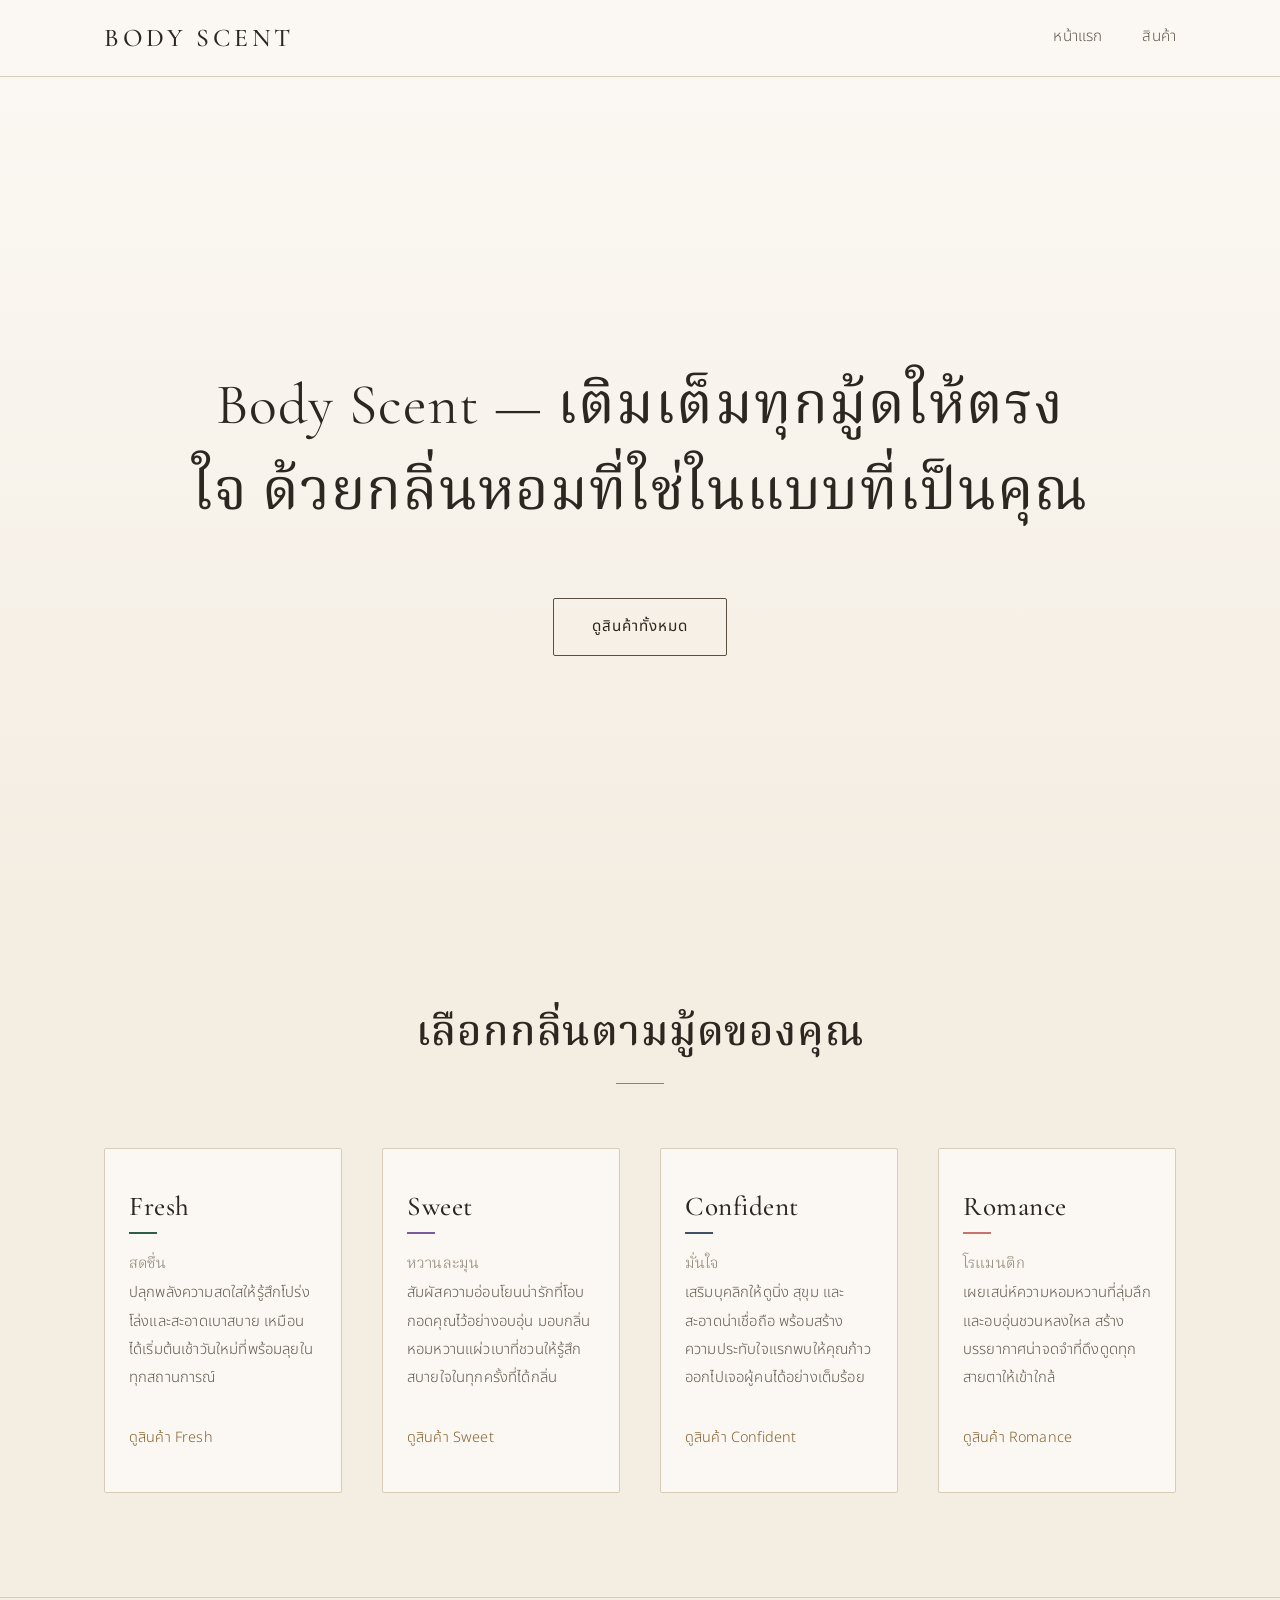
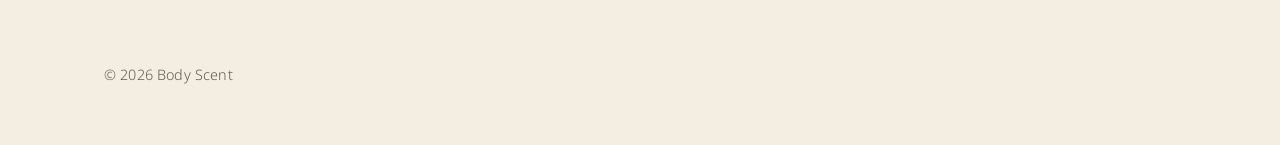
<file: index.html>
<!DOCTYPE html>
<html lang="th">
<head>
  <meta charset="UTF-8">
  <meta name="viewport" content="width=device-width, initial-scale=1">
  <title>Body Scent — น้ำหอมฉีดตัวและโรลออน</title>
  <meta name="description" content="Body Scent เติมเต็มทุกมู้ดให้ตรงใจ ด้วยกลิ่นหอมที่ใช่ในแบบที่เป็นคุณ">
  <link rel="stylesheet" href="style.css">
  <style>
    /* เฉพาะหน้าแรก */
    .hero {
      min-height: calc(100vh - 76px);
      min-height: calc(100svh - 76px);
      display: flex;
      align-items: center;
      text-align: center;
    }
    .hero h1 {
      max-width: 17em;
      margin: 0 auto var(--space-5);
      font-size: clamp(2.1rem, 5vw, 3.6rem);
      line-height: 1.5;
      text-wrap: balance;
    }

    .mood-card {
      display: flex;
      flex-direction: column;
      height: 100%;
      padding: var(--space-4) var(--space-3);
      border: 1px solid var(--line);
      border-radius: var(--radius);
      background: var(--ivory);
      color: inherit;
      transition: border-color 0.3s ease;
    }
    .mood-card:hover { border-color: var(--line-strong); }
    .mood-card h3 { margin: 0; font-size: 1.7rem; }
    .mood-card__th {
      margin: 0;
      font-family: var(--font-serif-th);
      font-size: 0.95rem;
      color: var(--ink-faint);
    }
    .mood-card p:not(.mood-card__th) { font-size: 0.93rem; line-height: 1.9; }
    .mood-card__link {
      margin-top: auto;
      padding-top: var(--space-2);
      font-size: 0.9rem;
      color: var(--bronze-text);
    }

    @media (max-width: 640px) {
      .hero { min-height: calc(100vh - 64px); min-height: calc(100svh - 64px); }
    }
  </style>
</head>
<body>

  <header class="site-header">
    <div class="container">
      <a class="brand" href="index.html">BODY SCENT</a>
      <nav class="nav" aria-label="เมนูหลัก">
        <a href="index.html" aria-current="page">หน้าแรก</a>
        <a href="product.html">สินค้า</a>
      </nav>
    </div>
  </header>

  <main>
    <section class="hero">
      <div class="container">
        <h1>Body Scent — เติมเต็มทุกมู้ดให้ตรงใจ ด้วยกลิ่นหอมที่ใช่ในแบบที่เป็นคุณ</h1>
        <a class="btn" href="product.html">ดูสินค้าทั้งหมด</a>
      </div>
    </section>

    <section class="section section--cream" id="moods">
      <div class="container">
        <div class="section-head text-center">
          <h2>เลือกกลิ่นตามมู้ดของคุณ</h2>
          <span class="rule"></span>
        </div>

        <div class="grid grid--4">
          <a class="mood-card" href="product.html?mood=fresh" data-mood="fresh">
            <h3>Fresh</h3>
            <span class="mood-underline"></span>
            <p class="mood-card__th">สดชื่น</p>
            <p>ปลุกพลังความสดใสให้รู้สึกโปร่งโล่งและสะอาดเบาสบาย เหมือนได้เริ่มต้นเช้าวันใหม่ที่พร้อมลุยในทุกสถานการณ์</p>
            <span class="mood-card__link">ดูสินค้า Fresh</span>
          </a>

          <a class="mood-card" href="product.html?mood=sweet" data-mood="sweet">
            <h3>Sweet</h3>
            <span class="mood-underline"></span>
            <p class="mood-card__th">หวานละมุน</p>
            <p>สัมผัสความอ่อนโยนน่ารักที่โอบกอดคุณไว้อย่างอบอุ่น มอบกลิ่นหอมหวานแผ่วเบาที่ชวนให้รู้สึกสบายใจในทุกครั้งที่ได้กลิ่น</p>
            <span class="mood-card__link">ดูสินค้า Sweet</span>
          </a>

          <a class="mood-card" href="product.html?mood=confident" data-mood="confident">
            <h3>Confident</h3>
            <span class="mood-underline"></span>
            <p class="mood-card__th">มั่นใจ</p>
            <p>เสริมบุคลิกให้ดูนิ่ง สุขุม และสะอาดน่าเชื่อถือ พร้อมสร้างความประทับใจแรกพบให้คุณก้าวออกไปเจอผู้คนได้อย่างเต็มร้อย</p>
            <span class="mood-card__link">ดูสินค้า Confident</span>
          </a>

          <a class="mood-card" href="product.html?mood=romance" data-mood="romance">
            <h3>Romance</h3>
            <span class="mood-underline"></span>
            <p class="mood-card__th">โรแมนติก</p>
            <p>เผยเสน่ห์ความหอมหวานที่ลุ่มลึกและอบอุ่นชวนหลงใหล สร้างบรรยากาศน่าจดจำที่ดึงดูดทุกสายตาให้เข้าใกล้</p>
            <span class="mood-card__link">ดูสินค้า Romance</span>
          </a>
        </div>
      </div>
    </section>
  </main>

  <footer class="site-footer">
    <div class="container">
      <p>© 2026 Body Scent</p>
    </div>
  </footer>

  <script src="script.js"></script>
</body>
</html>
</file>
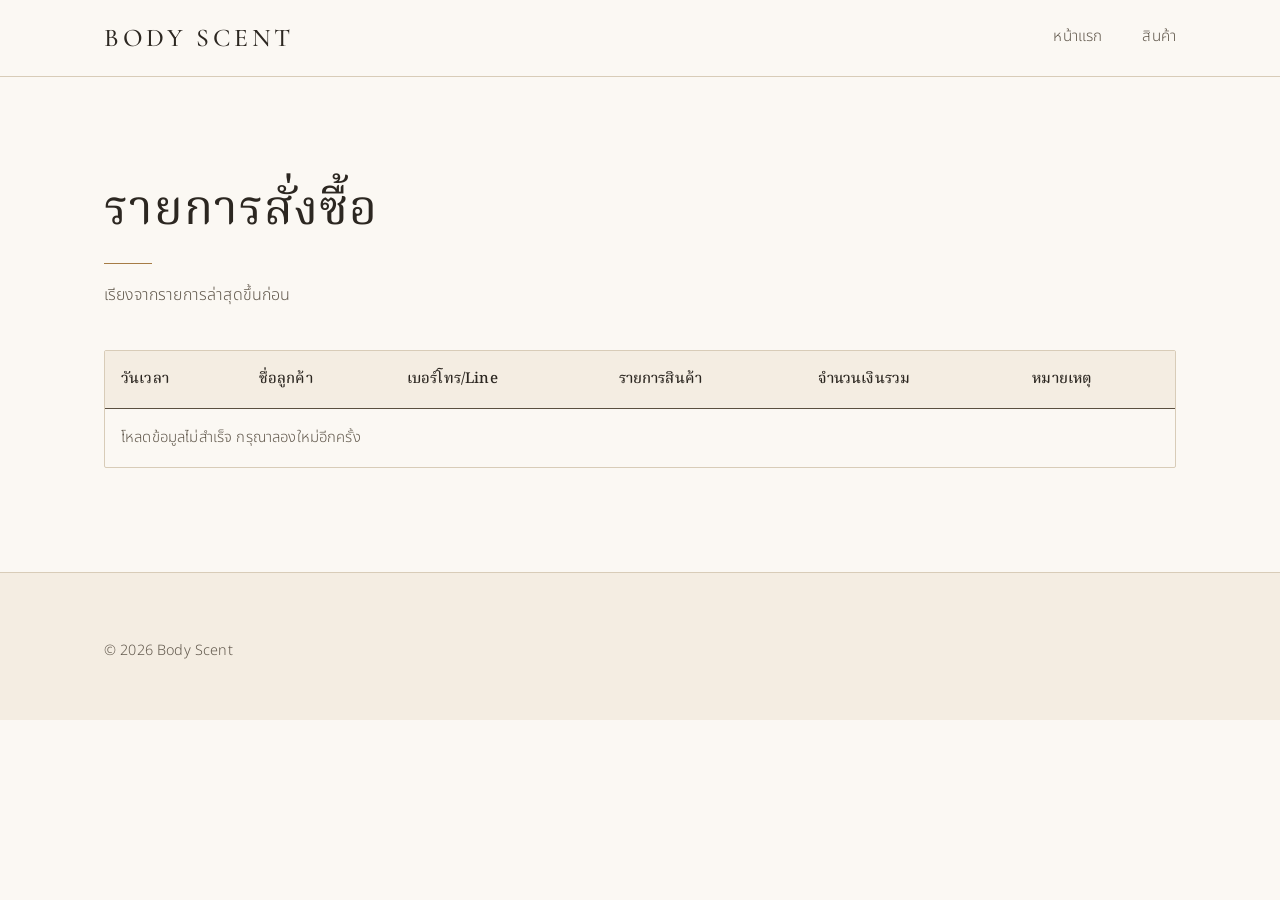
<file: admin.html>
<!DOCTYPE html>
<html lang="th">
<head>
  <meta charset="UTF-8">
  <meta name="viewport" content="width=device-width, initial-scale=1">
  <meta name="robots" content="noindex, nofollow">
  <title>รายการสั่งซื้อ — Body Scent</title>
  <link rel="stylesheet" href="style.css">
  <style>
    /* เฉพาะหน้าแอดมิน */
    .page-head { padding: var(--space-6) 0 var(--space-4); }
    .page-head h1 { font-size: clamp(2rem, 4.5vw, 3rem); margin-bottom: 0; }
    .page-head .rule { margin-bottom: var(--space-2); }
    .page-head p { margin: 0; }
    .admin-section { padding: 0 0 var(--space-6); }

    .table-wrap {
      overflow-x: auto;
      border: 1px solid var(--line);
      border-radius: var(--radius);
      background: var(--ivory);
    }
    #ordersTable {
      width: 100%;
      min-width: 820px;
      border-collapse: collapse;
      font-size: 0.93rem;
      line-height: 1.7;
    }
    #ordersTable th {
      text-align: left;
      font-family: var(--font-serif-th);
      font-weight: 500;
      color: var(--ink);
      background: var(--cream);
      border-bottom: 1px solid var(--line-strong);
      padding: var(--space-2);
      white-space: nowrap;
    }
    #ordersTable td {
      vertical-align: top;
      color: var(--ink-soft);
      border-bottom: 1px solid var(--line);
      padding: var(--space-2);
      overflow-wrap: anywhere;
    }
    #ordersTable tbody tr:last-child td { border-bottom: 0; }
    #ordersTable td:first-child { white-space: nowrap; }

    @media (max-width: 640px) {
      .page-head { padding: var(--space-5) 0 var(--space-3); }
      .admin-section { padding-bottom: var(--space-5); }
    }
  </style>
</head>
<body>

  <header class="site-header">
    <div class="container">
      <a class="brand" href="index.html">BODY SCENT</a>
      <nav class="nav" aria-label="เมนูหลัก">
        <a href="index.html">หน้าแรก</a>
        <a href="product.html">สินค้า</a>
      </nav>
    </div>
  </header>

  <main>
    <section class="page-head">
      <div class="container">
        <h1>รายการสั่งซื้อ</h1>
        <span class="rule"></span>
        <p>เรียงจากรายการล่าสุดขึ้นก่อน</p>
      </div>
    </section>

    <section class="admin-section">
      <div class="container">
        <div class="table-wrap">
          <table id="ordersTable">
            <thead>
              <tr>
                <th scope="col">วันเวลา</th>
                <th scope="col">ชื่อลูกค้า</th>
                <th scope="col">เบอร์โทร/Line</th>
                <th scope="col">รายการสินค้า</th>
                <th scope="col">จำนวนเงินรวม</th>
                <th scope="col">หมายเหตุ</th>
              </tr>
            </thead>
            <tbody></tbody>
          </table>
        </div>
      </div>
    </section>
  </main>

  <footer class="site-footer">
    <div class="container">
      <p>© 2026 Body Scent</p>
    </div>
  </footer>

  <script src="script.js"></script>
</body>
</html>
</file>
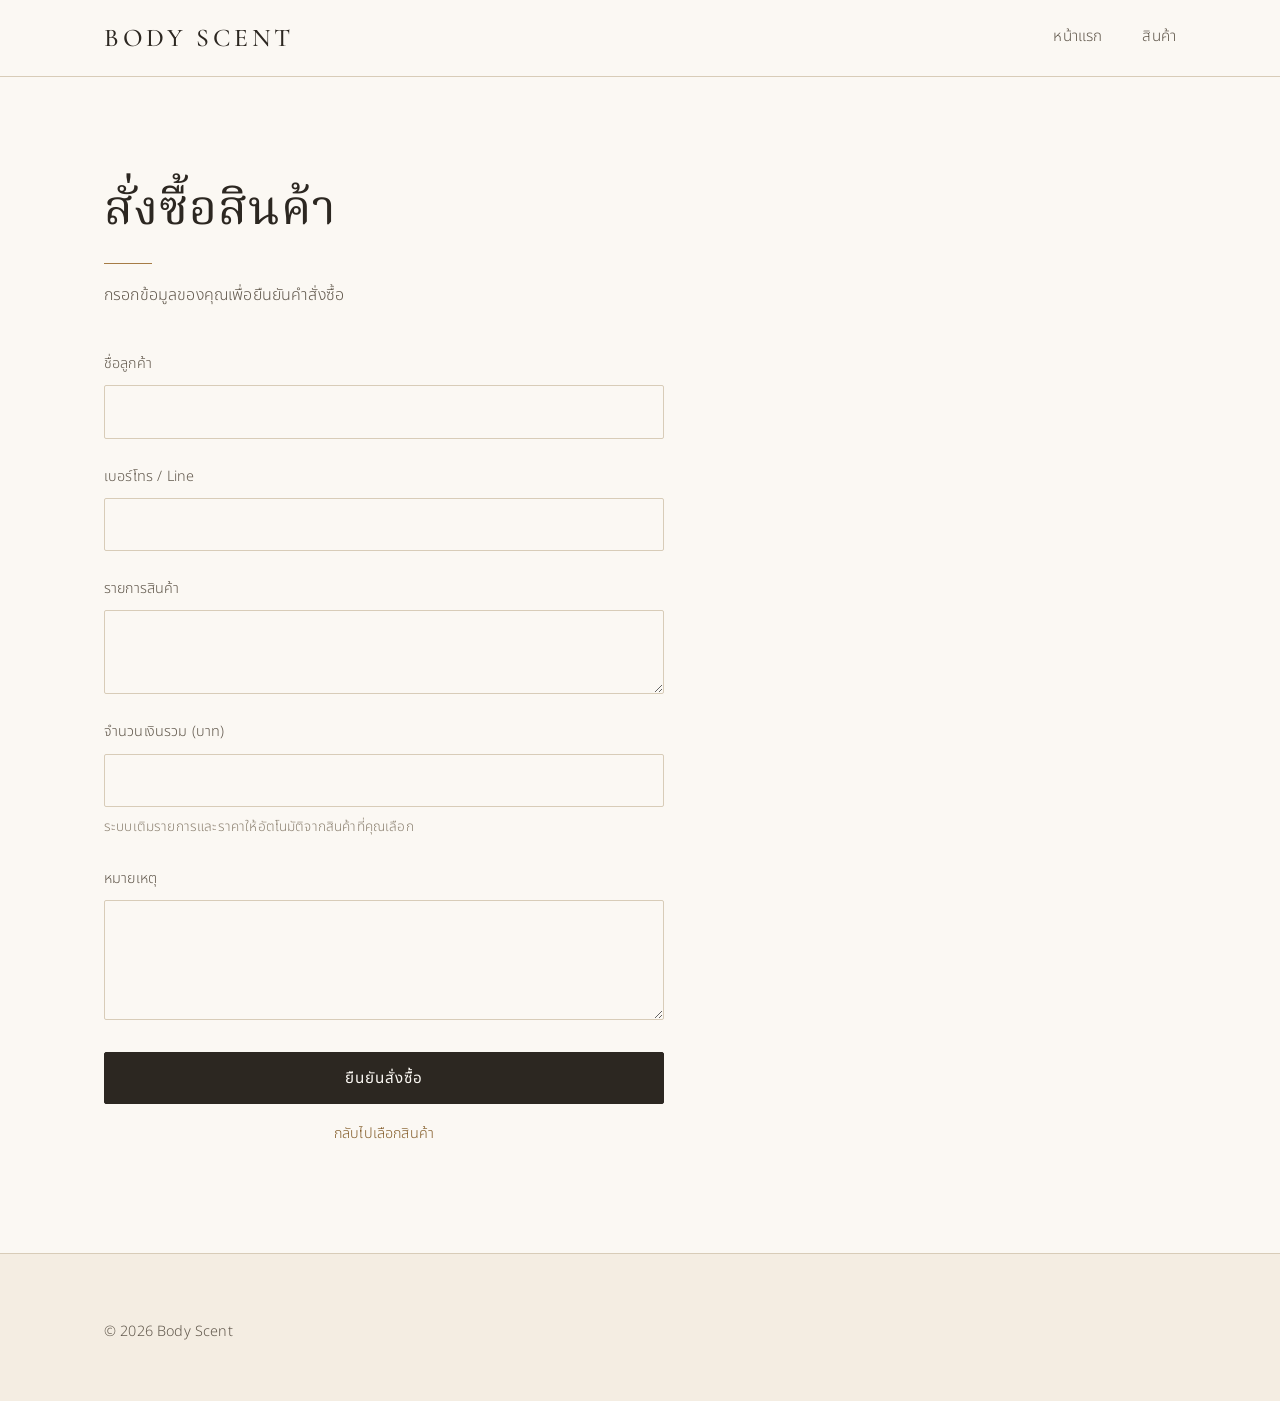
<file: order.html>
<!DOCTYPE html>
<html lang="th">
<head>
  <meta charset="UTF-8">
  <meta name="viewport" content="width=device-width, initial-scale=1">
  <title>สั่งซื้อสินค้า — Body Scent</title>
  <link rel="stylesheet" href="style.css">
  <style>
    /* เฉพาะหน้าสั่งซื้อ */
    .page-head { padding: var(--space-6) 0 var(--space-4); }
    .page-head h1 { font-size: clamp(2rem, 4.5vw, 3rem); margin-bottom: 0; }
    .page-head .rule { margin-bottom: var(--space-2); }
    .page-head p { margin: 0; }
    .order-section { padding: 0 0 var(--space-6); }
    #items { min-height: 84px; }
    .field-hint { font-size: 0.85rem; color: var(--ink-faint); margin: 0; }
    .form-actions { display: grid; gap: var(--space-2); margin-top: var(--space-1); }
    .form-actions .back-link { font-size: 0.9rem; text-align: center; }

    @media (max-width: 640px) {
      .page-head { padding: var(--space-5) 0 var(--space-3); }
      .order-section { padding-bottom: var(--space-5); }
    }
  </style>
</head>
<body>

  <header class="site-header">
    <div class="container">
      <a class="brand" href="index.html">BODY SCENT</a>
      <nav class="nav" aria-label="เมนูหลัก">
        <a href="index.html">หน้าแรก</a>
        <a href="product.html">สินค้า</a>
      </nav>
    </div>
  </header>

  <main>
    <section class="page-head">
      <div class="container">
        <h1>สั่งซื้อสินค้า</h1>
        <span class="rule"></span>
        <p>กรอกข้อมูลของคุณเพื่อยืนยันคำสั่งซื้อ</p>
      </div>
    </section>

    <section class="order-section">
      <div class="container">
        <form id="orderForm" class="form">
          <div class="field">
            <label for="customerName">ชื่อลูกค้า</label>
            <input type="text" id="customerName" name="customerName" autocomplete="name" required>
          </div>

          <div class="field">
            <label for="contact">เบอร์โทร / Line</label>
            <input type="text" id="contact" name="contact" autocomplete="off" required>
          </div>

          <div class="field">
            <label for="items">รายการสินค้า</label>
            <textarea id="items" name="items" required></textarea>
          </div>

          <div class="field">
            <label for="total">จำนวนเงินรวม (บาท)</label>
            <input type="number" id="total" name="total" min="0" inputmode="numeric" required>
            <p class="field-hint">ระบบเติมรายการและราคาให้อัตโนมัติจากสินค้าที่คุณเลือก</p>
          </div>

          <div class="field">
            <label for="note">หมายเหตุ</label>
            <textarea id="note" name="note"></textarea>
          </div>

          <div class="form-actions">
            <button type="submit" class="btn btn--solid btn--block">ยืนยันสั่งซื้อ</button>
            <a class="back-link" href="product.html">กลับไปเลือกสินค้า</a>
          </div>
        </form>
      </div>
    </section>
  </main>

  <footer class="site-footer">
    <div class="container">
      <p>© 2026 Body Scent</p>
    </div>
  </footer>

  <script src="script.js"></script>
</body>
</html>
</file>
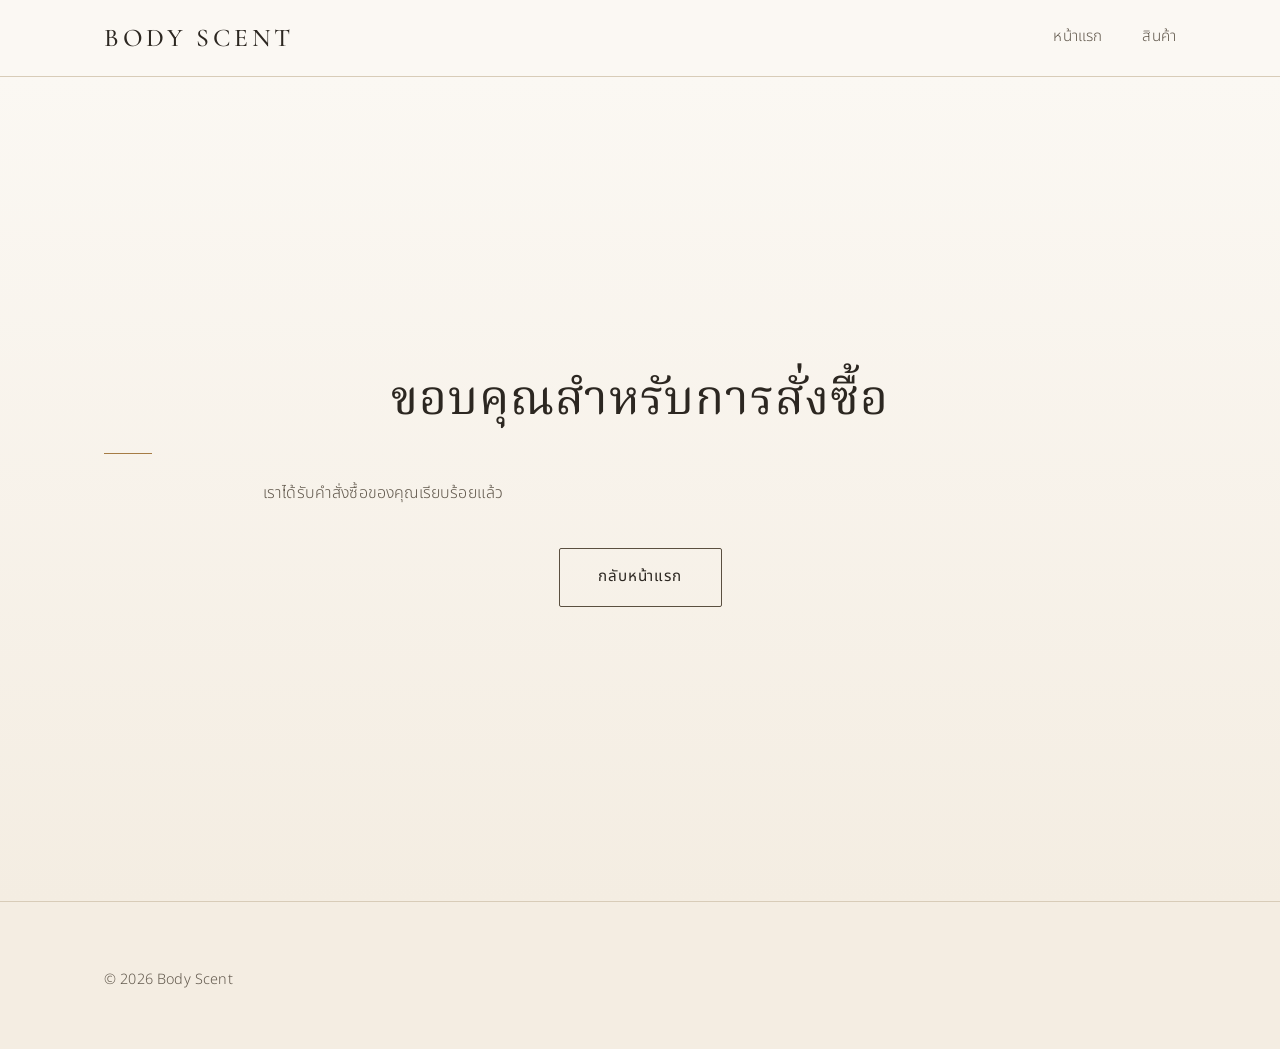
<file: thankyou.html>
<!DOCTYPE html>
<html lang="th">
<head>
  <meta charset="UTF-8">
  <meta name="viewport" content="width=device-width, initial-scale=1">
  <title>ขอบคุณสำหรับการสั่งซื้อ — Body Scent</title>
  <link rel="stylesheet" href="style.css">
  <style>
    /* เฉพาะหน้าขอบคุณ */
    .thanks {
      min-height: calc(100vh - 76px);
      min-height: calc(100svh - 76px);
      display: flex;
      align-items: center;
      text-align: center;
      background: linear-gradient(180deg, var(--ivory) 0%, var(--cream) 100%);
    }
    .thanks h1 { font-size: clamp(2rem, 4.5vw, 3rem); margin-bottom: 0; }
    .thanks p { margin-bottom: var(--space-4); }

    @media (max-width: 640px) {
      .thanks { min-height: calc(100vh - 64px); min-height: calc(100svh - 64px); }
    }
  </style>
</head>
<body>

  <header class="site-header">
    <div class="container">
      <a class="brand" href="index.html">BODY SCENT</a>
      <nav class="nav" aria-label="เมนูหลัก">
        <a href="index.html">หน้าแรก</a>
        <a href="product.html">สินค้า</a>
      </nav>
    </div>
  </header>

  <main>
    <section class="thanks">
      <div class="container">
        <h1>ขอบคุณสำหรับการสั่งซื้อ</h1>
        <span class="rule"></span>
        <p>เราได้รับคำสั่งซื้อของคุณเรียบร้อยแล้ว</p>
        <a class="btn" href="index.html">กลับหน้าแรก</a>
      </div>
    </section>
  </main>

  <footer class="site-footer">
    <div class="container">
      <p>© 2026 Body Scent</p>
    </div>
  </footer>

</body>
</html>
</file>
<file: style.css>
/* ==========================================================
   Body Scent — Premium minimal theme
   ขาว-ครีม-เบจเข้ม · accent ทอง/บรอนซ์ · serif + sans
   ========================================================== */

@import url("https://fonts.googleapis.com/css2?family=Cormorant+Garamond:ital,wght@0,400;0,500;0,600;1,400&family=Noto+Serif+Thai:wght@300;400;500&family=Noto+Sans+Thai:wght@300;400;500&display=swap");

/* ---------- Design tokens ---------- */
:root {
  /* พื้นผิว */
  --ivory: #fbf8f3;
  --cream: #f4ede2;
  --sand: #e6dbc8;
  --beige-deep: #9c8a6e;

  /* ตัวอักษร */
  --ink: #2c2721;
  --ink-soft: #62594d;
  --ink-faint: #8d8272;

  /* สีเน้น (ทอง/บรอนซ์อ่อน) */
  --bronze: #a67c45;
  --bronze-text: #86602e;   /* ใช้กับข้อความ ให้ contrast พอ */
  --gold-soft: #cdb286;

  /* เส้นขอบบางๆ สีเข้มนุ่มตา */
  --line: #d8ccb8;
  --line-strong: #5a4f40;

  /* สีของ mood (ใช้เป็นจุดเล็กๆ เท่านั้น) */
  --mood-fresh: #2f5d46;      /* เขียวเข้ม */
  --mood-sweet: #7b5a9e;      /* ม่วงกลาง */
  --mood-confident: #3e5266;  /* น้ำเงินเทาเข้ม */
  --mood-romance: #c9726b;    /* แดงอ่อน */
  --mood: var(--bronze);

  /* ฟอนต์ */
  --font-display: "Cormorant Garamond", "Noto Serif Thai", Georgia, serif;
  --font-serif-th: "Noto Serif Thai", "Cormorant Garamond", Georgia, serif;
  --font-body: "Noto Sans Thai", "Helvetica Neue", Arial, sans-serif;

  /* spacing */
  --space-1: 0.5rem;
  --space-2: 1rem;
  --space-3: 1.5rem;
  --space-4: 2.5rem;
  --space-5: 4rem;
  --space-6: 6.5rem;
  --space-7: 9rem;

  --container: 1120px;
  --radius: 2px;
}

/* ---------- Mood hooks: <el data-mood="fresh"> ---------- */
[data-mood="fresh"]     { --mood: var(--mood-fresh); }
[data-mood="sweet"]     { --mood: var(--mood-sweet); }
[data-mood="confident"] { --mood: var(--mood-confident); }
[data-mood="romance"]   { --mood: var(--mood-romance); }

/* ---------- Reset & base ---------- */
*, *::before, *::after { box-sizing: border-box; }

html {
  scroll-behavior: smooth;
  -webkit-text-size-adjust: 100%;
}

body {
  margin: 0;
  background: var(--ivory);
  color: var(--ink);
  font-family: var(--font-body);
  font-weight: 300;
  font-size: 1rem;
  line-height: 1.9;
  letter-spacing: 0.01em;
  -webkit-font-smoothing: antialiased;
}

img { max-width: 100%; height: auto; display: block; }

a {
  color: var(--bronze-text);
  text-decoration: none;
  border-bottom: 1px solid transparent;
  transition: border-color 0.25s ease, color 0.25s ease;
}
a:hover { border-bottom-color: var(--bronze); }

:focus-visible {
  outline: 1px solid var(--line-strong);
  outline-offset: 4px;
}

::selection { background: var(--sand); color: var(--ink); }

/* ---------- Typography ---------- */
h1, h2, h3, h4 {
  font-family: var(--font-display);
  font-weight: 500;
  color: var(--ink);
  line-height: 1.3;
  letter-spacing: 0.02em;
  margin: 0 0 var(--space-2);
}

h1 { font-size: clamp(2.4rem, 5.5vw, 4.2rem); font-weight: 400; line-height: 1.2; }
h2 { font-size: clamp(1.8rem, 3.6vw, 2.6rem); }
h3 { font-size: 1.35rem; }
h4 { font-size: 1.1rem; }

p { margin: 0 0 var(--space-2); color: var(--ink-soft); max-width: 62ch; }

.lead {
  font-family: var(--font-serif-th);
  font-weight: 300;
  font-size: 1.15rem;
  line-height: 2;
  color: var(--ink-soft);
}

.text-center { text-align: center; }
.text-center p { margin-left: auto; margin-right: auto; }

/* เส้นสั้นสีทองใต้หัวข้อ section */
.rule {
  display: block;
  width: 48px;
  height: 1px;
  background: var(--bronze);
  margin: var(--space-3) 0;
  border: 0;
}
.text-center .rule { margin-left: auto; margin-right: auto; }

/* จุด mood ใต้หัวข้อ/ข้างชื่อ */
.mood-dot {
  display: inline-block;
  width: 7px;
  height: 7px;
  border-radius: 50%;
  background: var(--mood);
  vertical-align: middle;
  margin-right: 0.6rem;
}
.mood-underline {
  display: block;
  width: 28px;
  height: 2px;
  background: var(--mood);
  margin: var(--space-1) 0 var(--space-2);
}

/* ---------- Layout ---------- */
.container {
  width: 100%;
  max-width: var(--container);
  margin: 0 auto;
  padding: 0 var(--space-3);
}

.section { padding: var(--space-6) 0; }
.section--cream { background: var(--cream); }
.section--tight { padding: var(--space-5) 0; }

.section-head {
  margin-bottom: var(--space-5);
}

.grid {
  display: grid;
  gap: var(--space-4);
}
.grid--2 { grid-template-columns: repeat(2, 1fr); }
.grid--3 { grid-template-columns: repeat(3, 1fr); }
.grid--4 { grid-template-columns: repeat(4, 1fr); }

.split {
  display: grid;
  grid-template-columns: 1fr 1fr;
  gap: var(--space-5);
  align-items: center;
}

/* ---------- Header / nav ---------- */
.site-header {
  position: sticky;
  top: 0;
  z-index: 50;
  background: rgba(251, 248, 243, 0.94);
  backdrop-filter: blur(6px);
  border-bottom: 1px solid var(--line);
}
.site-header .container {
  display: flex;
  align-items: center;
  justify-content: space-between;
  min-height: 76px;
}

.brand {
  font-family: var(--font-display);
  font-size: 1.6rem;
  font-weight: 500;
  letter-spacing: 0.14em;
  color: var(--ink);
  border: 0;
}
.brand:hover { border: 0; }

.nav { display: flex; gap: var(--space-4); align-items: center; }
.nav a {
  color: var(--ink-soft);
  font-size: 0.95rem;
  padding: 0.25rem 0;
}
.nav a:hover { color: var(--ink); border-bottom-color: var(--bronze); }

/* ---------- Hero ---------- */
.hero {
  padding: var(--space-7) 0 var(--space-6);
  background:
    linear-gradient(180deg, var(--ivory) 0%, var(--cream) 100%);
}
.hero p { font-size: 1.1rem; }

/* ---------- Buttons ---------- */
.btn {
  display: inline-block;
  font-family: var(--font-body);
  font-size: 0.95rem;
  font-weight: 400;
  letter-spacing: 0.06em;
  color: var(--ink);
  background: transparent;
  border: 1px solid var(--line-strong);
  border-radius: var(--radius);
  padding: 0.85rem 2.4rem;
  cursor: pointer;
  transition: background 0.3s ease, color 0.3s ease, border-color 0.3s ease;
}
.btn:hover {
  background: var(--ink);
  color: var(--ivory);
  border-color: var(--ink);
}

.btn--solid {
  background: var(--ink);
  color: var(--ivory);
  border-color: var(--ink);
}
.btn--solid:hover {
  background: var(--bronze-text);
  border-color: var(--bronze-text);
}

.btn--block { display: block; width: 100%; text-align: center; }
.btn[disabled] { opacity: 0.45; cursor: not-allowed; }

/* ---------- Filter chips (เลือก mood / type) ---------- */
.filters {
  display: flex;
  flex-wrap: wrap;
  gap: var(--space-2);
  margin-bottom: var(--space-4);
}
.chip {
  font-family: var(--font-body);
  font-size: 0.9rem;
  font-weight: 300;
  color: var(--ink-soft);
  background: transparent;
  border: 1px solid var(--line);
  border-radius: 999px;
  padding: 0.45rem 1.3rem;
  cursor: pointer;
  transition: border-color 0.25s ease, color 0.25s ease;
}
.chip:hover { border-color: var(--line-strong); color: var(--ink); }
.chip.is-active {
  color: var(--ink);
  border-color: var(--line-strong);
}

/* ---------- Product card ---------- */
.product-grid {
  display: grid;
  grid-template-columns: repeat(auto-fill, minmax(240px, 1fr));
  gap: var(--space-4) var(--space-3);
}

.product-card {
  background: var(--ivory);
  border: 1px solid var(--line);
  border-radius: var(--radius);
  display: flex;
  flex-direction: column;
  transition: border-color 0.3s ease;
}
.product-card:hover { border-color: var(--line-strong); }

.product-card__media {
  background: var(--cream);
  aspect-ratio: 4 / 5;
  overflow: hidden;
}
.product-card__media img {
  width: 100%;
  height: 100%;
  object-fit: cover;
}

.product-card__body {
  padding: var(--space-3);
  display: flex;
  flex-direction: column;
  gap: 0.35rem;
  flex: 1;
}
.product-card__name {
  font-family: var(--font-serif-th);
  font-size: 1.05rem;
  font-weight: 400;
  line-height: 1.6;
  margin: 0;
}
.product-card__meta {
  font-size: 0.85rem;
  color: var(--ink-faint);
}
.product-card__desc {
  font-size: 0.9rem;
  line-height: 1.8;
  margin: var(--space-1) 0 var(--space-2);
}
.product-card__foot {
  margin-top: auto;
  display: flex;
  align-items: baseline;
  justify-content: space-between;
  gap: var(--space-2);
  padding-top: var(--space-2);
  border-top: 1px solid var(--line);
}
.price {
  font-family: var(--font-display);
  font-size: 1.5rem;
  font-weight: 500;
  color: var(--bronze-text);
}
.price small {
  font-family: var(--font-body);
  font-size: 0.8rem;
  color: var(--ink-faint);
  margin-left: 0.2rem;
}

/* ---------- Feature / info block ---------- */
.feature {
  padding: var(--space-3) 0;
  border-top: 1px solid var(--line);
}
.feature h3 { margin-bottom: var(--space-1); }
.feature p { margin: 0; font-size: 0.95rem; }

/* ---------- Order form ---------- */
.form { display: grid; gap: var(--space-3); max-width: 560px; }
.field { display: grid; gap: 0.5rem; }
.field label {
  font-size: 0.9rem;
  color: var(--ink-soft);
}

input[type="text"],
input[type="tel"],
input[type="number"],
select,
textarea {
  width: 100%;
  font-family: var(--font-body);
  font-size: 1rem;
  font-weight: 300;
  color: var(--ink);
  background: var(--ivory);
  border: 1px solid var(--line);
  border-radius: var(--radius);
  padding: 0.8rem 1rem;
  line-height: 1.6;
  transition: border-color 0.25s ease;
}
textarea { min-height: 120px; resize: vertical; }
input:focus, select:focus, textarea:focus {
  outline: none;
  border-color: var(--line-strong);
}
::placeholder { color: var(--ink-faint); opacity: 0.8; }

.form-status {
  font-size: 0.95rem;
  padding: var(--space-2);
  border: 1px solid var(--line);
  border-left: 2px solid var(--bronze);
  background: var(--cream);
  color: var(--ink-soft);
}
.form-status[hidden] { display: none; }

/* ---------- Footer ---------- */
.site-footer {
  background: var(--cream);
  border-top: 1px solid var(--line);
  padding: var(--space-5) 0 var(--space-4);
  color: var(--ink-soft);
  font-size: 0.9rem;
}
.site-footer p { font-size: 0.9rem; }

/* ---------- Responsive ---------- */
@media (max-width: 960px) {
  .grid--4 { grid-template-columns: repeat(2, 1fr); }
  .grid--3 { grid-template-columns: repeat(2, 1fr); }
  .split { grid-template-columns: 1fr; gap: var(--space-4); }
  .section { padding: var(--space-5) 0; }
  .hero { padding: var(--space-6) 0 var(--space-5); }
}

@media (max-width: 640px) {
  body { font-size: 0.97rem; }
  .container { padding: 0 var(--space-2); }

  .grid--2, .grid--3, .grid--4 { grid-template-columns: 1fr; gap: var(--space-3); }
  .product-grid { grid-template-columns: repeat(2, 1fr); gap: var(--space-2); }
  .product-card__body { padding: var(--space-2); }
  .product-card__name { font-size: 0.95rem; }
  .product-card__desc { display: none; }
  .price { font-size: 1.25rem; }

  .site-header .container { min-height: 64px; }
  .nav { gap: var(--space-2); }
  .nav a { font-size: 0.85rem; }
  .brand { font-size: 1.3rem; }

  .section { padding: var(--space-5) 0; }
  .section-head { margin-bottom: var(--space-4); }
  .btn { padding: 0.8rem 1.8rem; }
  .filters { gap: 0.5rem; }
}

@media (max-width: 380px) {
  .product-grid { grid-template-columns: 1fr; }
}

/* ---------- Reduced motion ---------- */
@media (prefers-reduced-motion: reduce) {
  html { scroll-behavior: auto; }
  *, *::before, *::after {
    transition-duration: 0.01ms !important;
    animation-duration: 0.01ms !important;
  }
}
</file>
